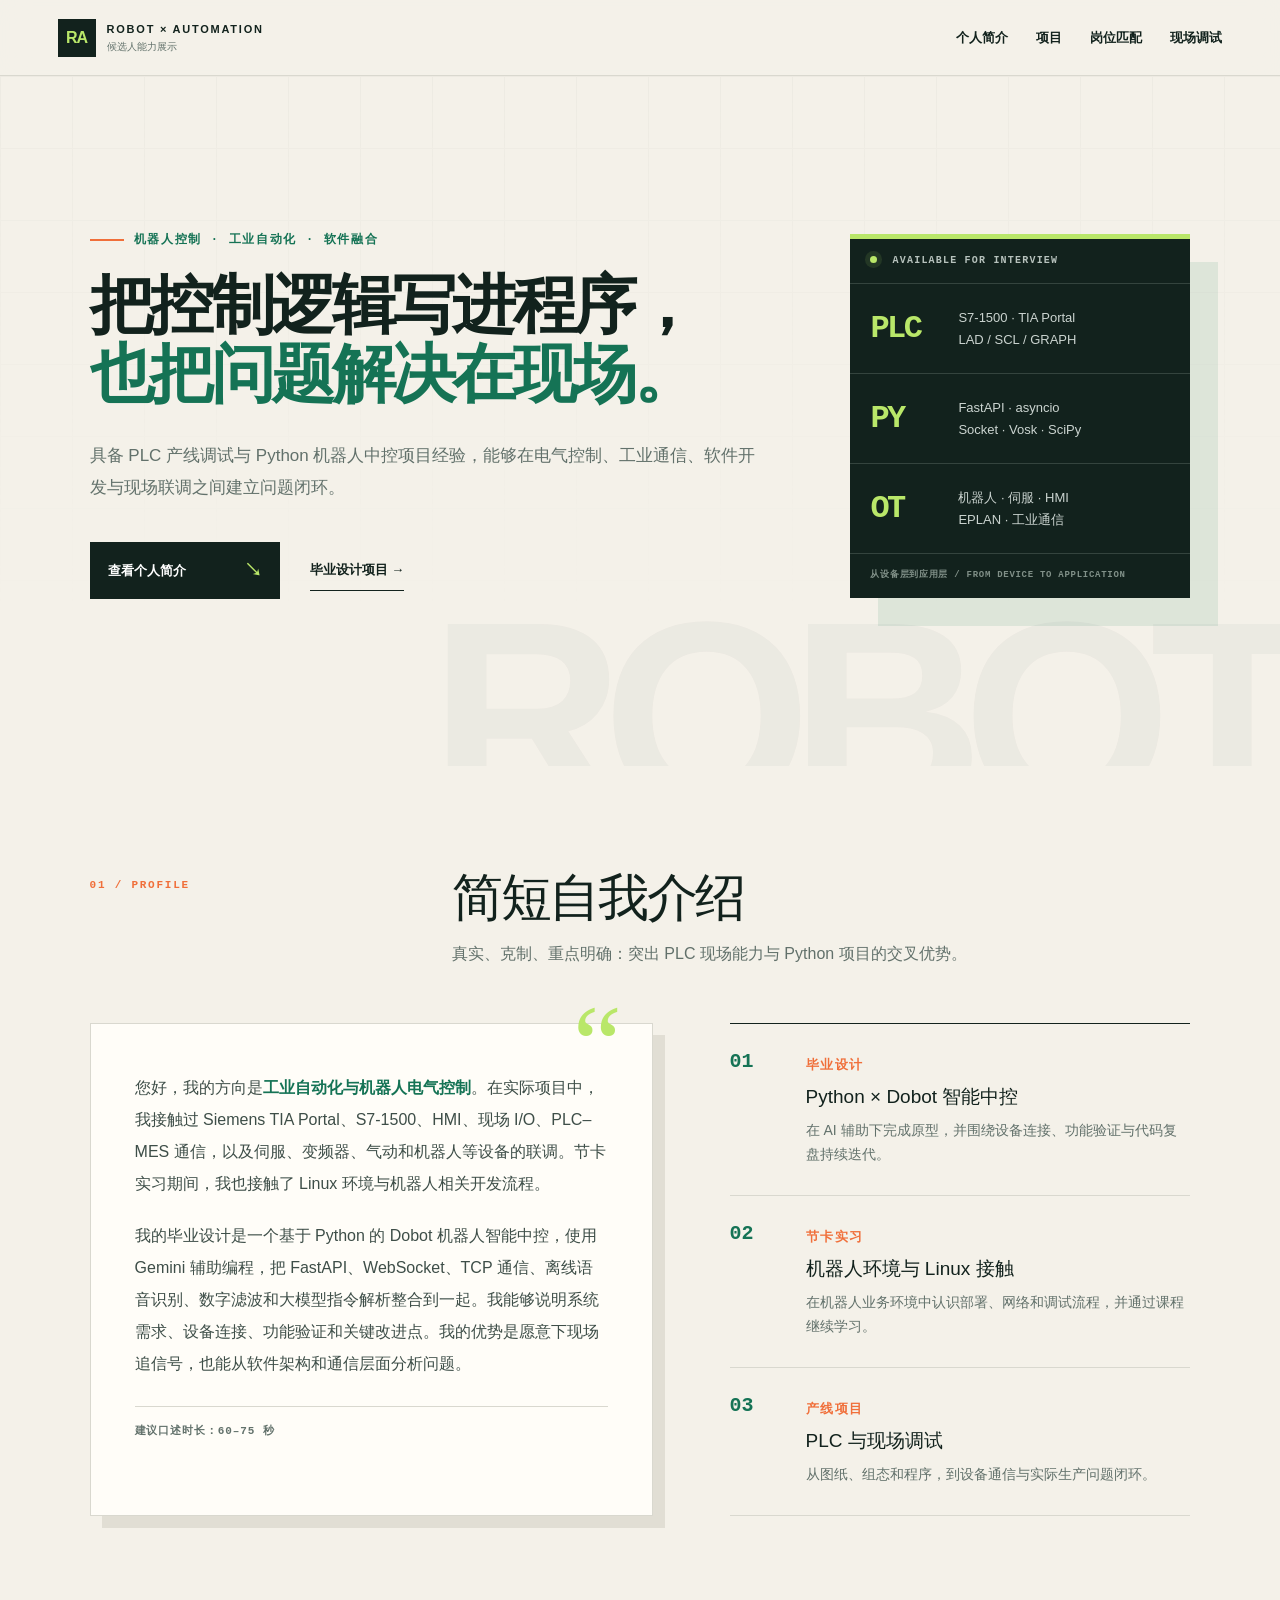
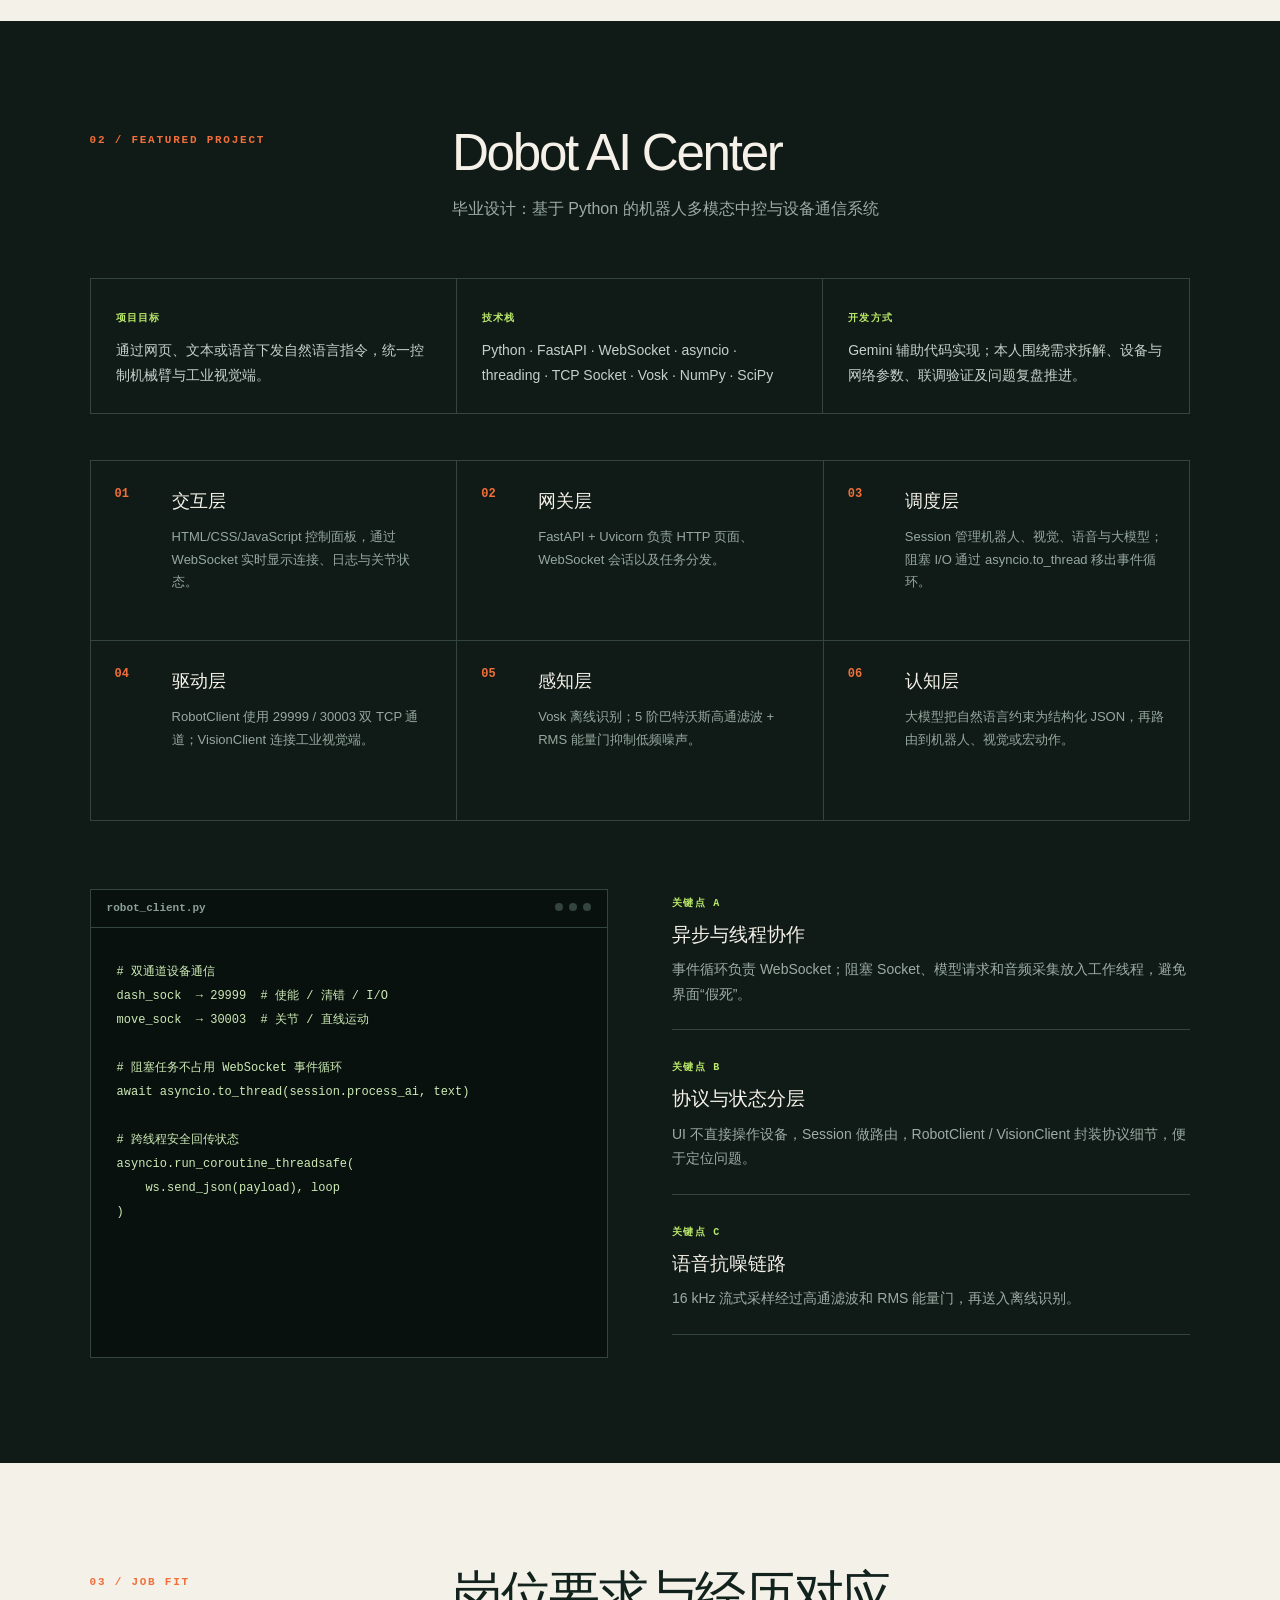
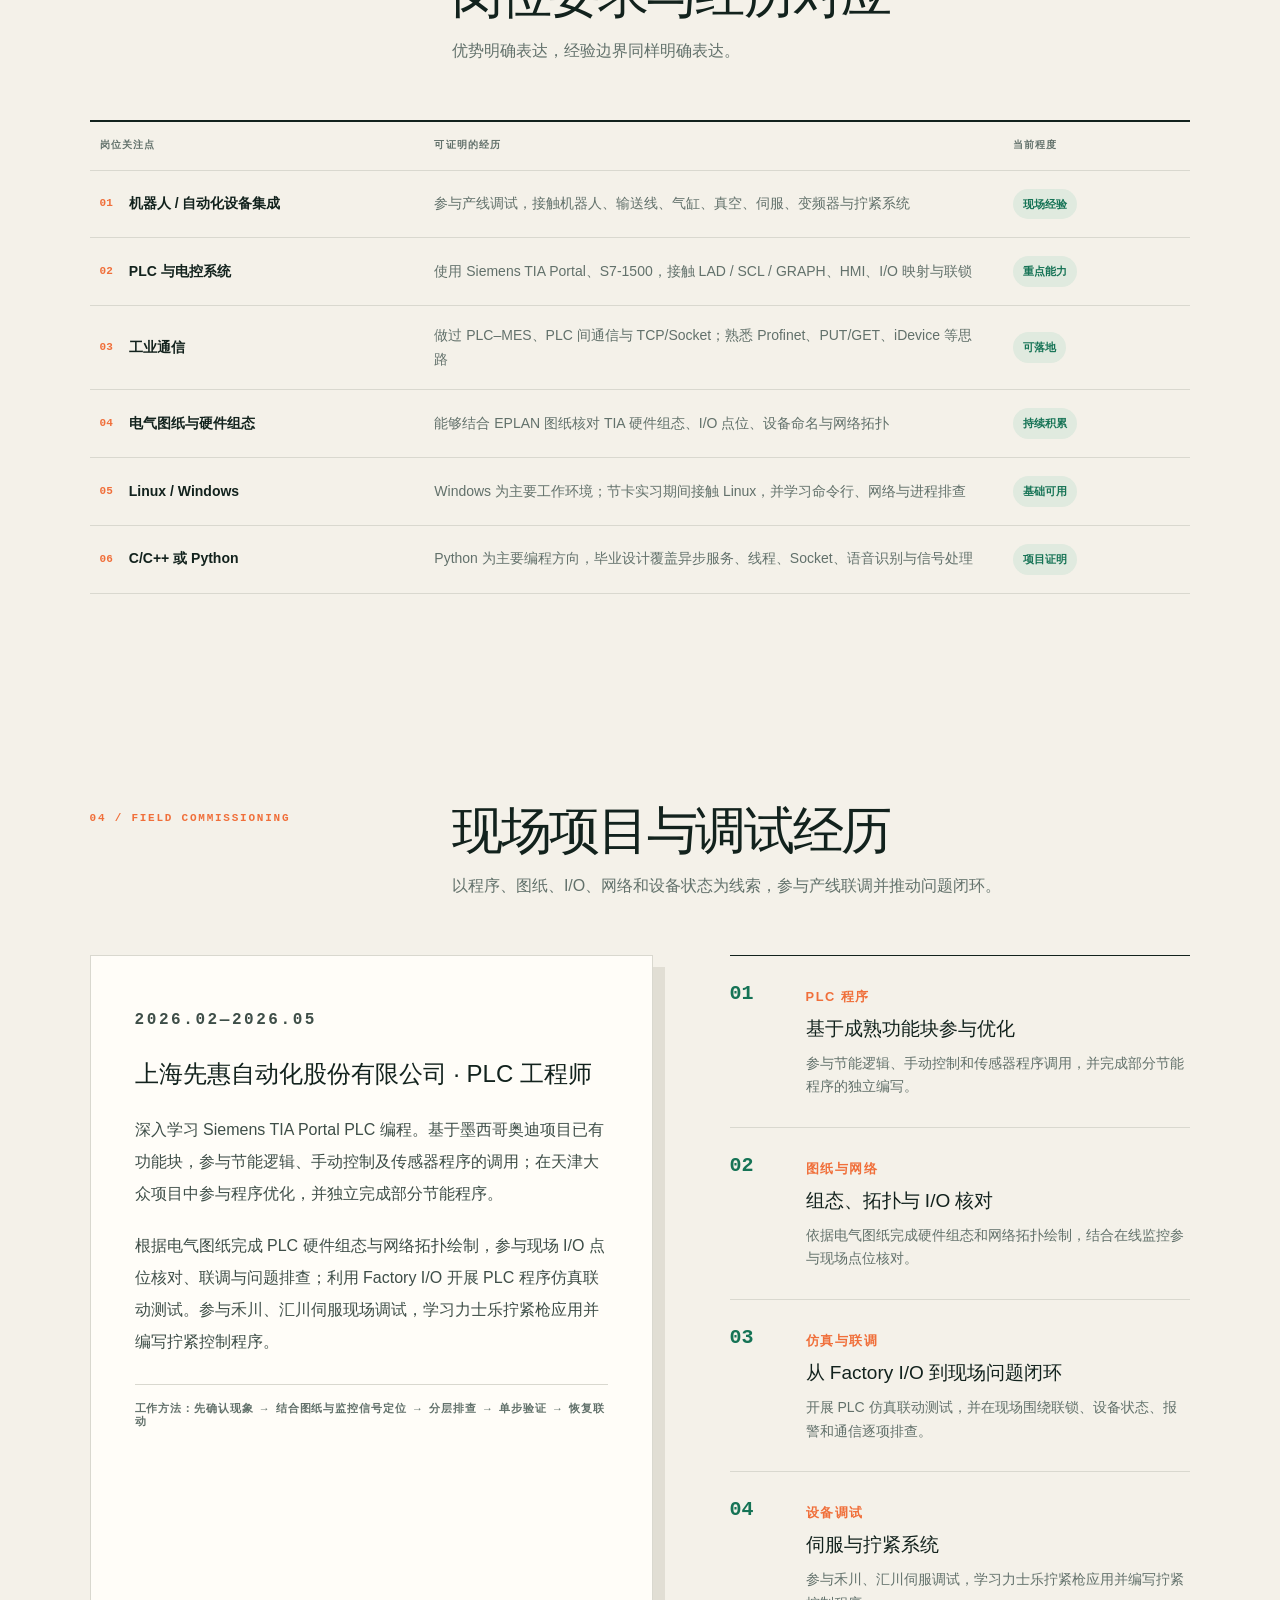
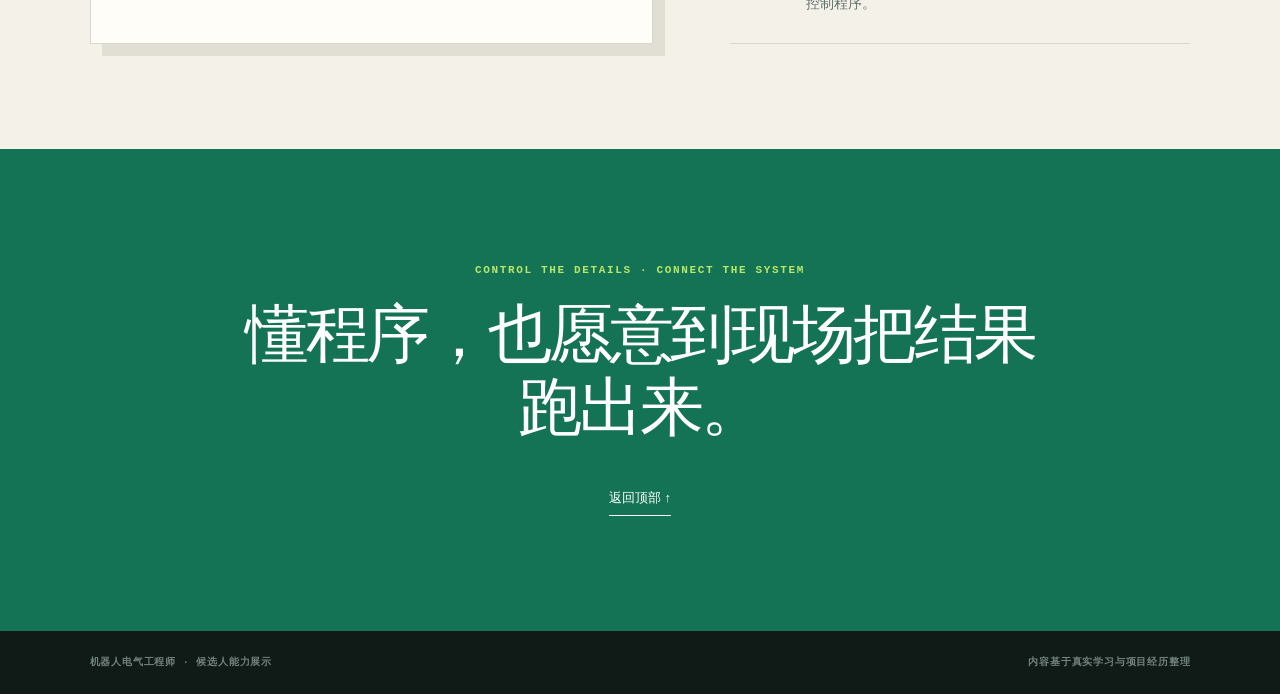
<file: index.html>
<!DOCTYPE html><html lang="zh-CN"><head><meta charSet="utf-8"/><meta name="viewport" content="width=device-width, initial-scale=1"/><title>机器人电气工程师 · 面试准备</title><meta name="description" content="机器人电气工程师候选人的 PLC、工业通信与 Python 机器人项目能力展示。"/><meta name="codex-preview" content="development"/>
<link rel="stylesheet" href="./style.css"><meta name="robots" content="index,follow"></head><body><main><header class="site-header"><a class="brand" href="#top"><span class="brand-mark">RA</span><span><strong>ROBOT × AUTOMATION</strong><small>候选人能力展示</small></span></a><nav class="top-nav"><a href="#profile">个人简介</a><a href="#project">项目</a><a href="#match">岗位匹配</a><a href="#field">现场调试</a></nav></header><section class="hero" id="top"><div class="hero-grid"></div><div class="hero-copy"><p class="hero-kicker"><span></span> 机器人控制 · 工业自动化 · 软件融合</p><h1>把控制逻辑写进程序，<br/><em>也把问题解决在现场。</em></h1><p class="hero-lead">具备 PLC 产线调试与 Python 机器人中控项目经验，能够在电气控制、工业通信、软件开发与现场联调之间建立问题闭环。</p><div class="hero-actions"><a class="primary-action" href="#profile">查看个人简介 <span>↘</span></a><a class="text-action" href="#project">毕业设计项目 <span>→</span></a></div></div><div class="hero-panel"><div class="signal"><span></span> AVAILABLE FOR INTERVIEW</div><div class="hero-stat"><strong>PLC</strong><span>S7-1500 · TIA Portal<br/>LAD / SCL / GRAPH</span></div><div class="hero-stat"><strong>PY</strong><span>FastAPI · asyncio<br/>Socket · Vosk · SciPy</span></div><div class="hero-stat"><strong>OT</strong><span>机器人 · 伺服 · HMI<br/>EPLAN · 工业通信</span></div><div class="panel-footer">从设备层到应用层 / FROM DEVICE TO APPLICATION</div></div></section><section class="section" id="profile"><div class="section-title"><p class="eyebrow">01 / PROFILE</p><h2>简短自我介绍</h2><p class="section-lead">真实、克制、重点明确：突出 PLC 现场能力与 Python 项目的交叉优势。</p></div><div class="profile-layout"><article class="intro-card"><div class="quote-mark">“</div><p>您好，我的方向是<strong>工业自动化与机器人电气控制</strong>。在实际项目中，我接触过 Siemens TIA Portal、S7-1500、HMI、现场 I/O、PLC–MES 通信，以及伺服、变频器、气动和机器人等设备的联调。节卡实习期间，我也接触了 Linux 环境与机器人相关开发流程。</p><p>我的毕业设计是一个基于 Python 的 Dobot 机器人智能中控，使用 Gemini 辅助编程，把 FastAPI、WebSocket、TCP 通信、离线语音识别、数字滤波和大模型指令解析整合到一起。我能够说明系统需求、设备连接、功能验证和关键改进点。我的优势是愿意下现场追信号，也能从软件架构和通信层面分析问题。</p><div class="intro-note">建议口述时长：60–75 秒</div></article><div class="timeline"><article><span>01</span><div><small>毕业设计</small><h3>Python × Dobot 智能中控</h3><p>在 AI 辅助下完成原型，并围绕设备连接、功能验证与代码复盘持续迭代。</p></div></article><article><span>02</span><div><small>节卡实习</small><h3>机器人环境与 Linux 接触</h3><p>在机器人业务环境中认识部署、网络和调试流程，并通过课程继续学习。</p></div></article><article><span>03</span><div><small>产线项目</small><h3>PLC 与现场调试</h3><p>从图纸、组态和程序，到设备通信与实际生产问题闭环。</p></div></article></div></div></section><section class="section dark-section" id="project"><div class="section-title"><p class="eyebrow">02 / FEATURED PROJECT</p><h2>Dobot AI Center</h2><p class="section-lead">毕业设计：基于 Python 的机器人多模态中控与设备通信系统</p></div><div class="project-summary"><div><small>项目目标</small><p>通过网页、文本或语音下发自然语言指令，统一控制机械臂与工业视觉端。</p></div><div><small>技术栈</small><p>Python · FastAPI · WebSocket · asyncio · threading · TCP Socket · Vosk · NumPy · SciPy</p></div><div><small>开发方式</small><p>Gemini 辅助代码实现；本人围绕需求拆解、设备与网络参数、联调验证及问题复盘推进。</p></div></div><div class="architecture"><article><span>01</span><div><h3>交互层</h3><p>HTML/CSS/JavaScript 控制面板，通过 WebSocket 实时显示连接、日志与关节状态。</p></div></article><article><span>02</span><div><h3>网关层</h3><p>FastAPI + Uvicorn 负责 HTTP 页面、WebSocket 会话以及任务分发。</p></div></article><article><span>03</span><div><h3>调度层</h3><p>Session 管理机器人、视觉、语音与大模型；阻塞 I/O 通过 asyncio.to_thread 移出事件循环。</p></div></article><article><span>04</span><div><h3>驱动层</h3><p>RobotClient 使用 29999 / 30003 双 TCP 通道；VisionClient 连接工业视觉端。</p></div></article><article><span>05</span><div><h3>感知层</h3><p>Vosk 离线识别；5 阶巴特沃斯高通滤波 + RMS 能量门抑制低频噪声。</p></div></article><article><span>06</span><div><h3>认知层</h3><p>大模型把自然语言约束为结构化 JSON，再路由到机器人、视觉或宏动作。</p></div></article></div><div class="project-deep-dive"><article class="code-card"><div class="code-top"><span>robot_client.py</span><i></i><i></i><i></i></div><pre><code># 双通道设备通信
dash_sock  → 29999  # 使能 / 清错 / I/O
move_sock  → 30003  # 关节 / 直线运动

# 阻塞任务不占用 WebSocket 事件循环
await asyncio.to_thread(session.process_ai, text)

# 跨线程安全回传状态
asyncio.run_coroutine_threadsafe(
    ws.send_json(payload), loop
)</code></pre></article><div class="deep-points"><article><span>关键点 A</span><h3>异步与线程协作</h3><p>事件循环负责 WebSocket；阻塞 Socket、模型请求和音频采集放入工作线程，避免界面“假死”。</p></article><article><span>关键点 B</span><h3>协议与状态分层</h3><p>UI 不直接操作设备，Session 做路由，RobotClient / VisionClient 封装协议细节，便于定位问题。</p></article><article><span>关键点 C</span><h3>语音抗噪链路</h3><p>16 kHz 流式采样经过高通滤波和 RMS 能量门，再送入离线识别。</p></article></div></div></section><section class="section" id="match"><div class="section-title"><p class="eyebrow">03 / JOB FIT</p><h2>岗位要求与经历对应</h2><p class="section-lead">优势明确表达，经验边界同样明确表达。</p></div><div class="match-table"><div class="match-head"><span>岗位关注点</span><span>可证明的经历</span><span>当前程度</span></div><div class="match-row"><span class="match-need"><i>01</i>机器人 / 自动化设备集成</span><span>参与产线调试，接触机器人、输送线、气缸、真空、伺服、变频器与拧紧系统</span><span><b>现场经验</b></span></div><div class="match-row"><span class="match-need"><i>02</i>PLC 与电控系统</span><span>使用 Siemens TIA Portal、S7-1500，接触 LAD / SCL / GRAPH、HMI、I/O 映射与联锁</span><span><b>重点能力</b></span></div><div class="match-row"><span class="match-need"><i>03</i>工业通信</span><span>做过 PLC–MES、PLC 间通信与 TCP/Socket；熟悉 Profinet、PUT/GET、iDevice 等思路</span><span><b>可落地</b></span></div><div class="match-row"><span class="match-need"><i>04</i>电气图纸与硬件组态</span><span>能够结合 EPLAN 图纸核对 TIA 硬件组态、I/O 点位、设备命名与网络拓扑</span><span><b>持续积累</b></span></div><div class="match-row"><span class="match-need"><i>05</i>Linux / Windows</span><span>Windows 为主要工作环境；节卡实习期间接触 Linux，并学习命令行、网络与进程排查</span><span><b>基础可用</b></span></div><div class="match-row"><span class="match-need"><i>06</i>C/C++ 或 Python</span><span>Python 为主要编程方向，毕业设计覆盖异步服务、线程、Socket、语音识别与信号处理</span><span><b>项目证明</b></span></div></div></section><section class="section" id="field"><div class="section-title"><p class="eyebrow">04 / FIELD COMMISSIONING</p><h2>现场项目与调试经历</h2><p class="section-lead">以程序、图纸、I/O、网络和设备状态为线索，参与产线联调并推动问题闭环。</p></div><div class="profile-layout"><article class="intro-card"><p class="eyebrow">2026.02—2026.05</p><h3 style="margin:12px 0 22px;font-size:24px">上海先惠自动化股份有限公司 · PLC 工程师</h3><p>深入学习 Siemens TIA Portal PLC 编程。基于墨西哥奥迪项目已有功能块，参与节能逻辑、手动控制及传感器程序的调用；在天津大众项目中参与程序优化，并独立完成部分节能程序。</p><p>根据电气图纸完成 PLC 硬件组态与网络拓扑绘制，参与现场 I/O 点位核对、联调与问题排查；利用 Factory I/O 开展 PLC 程序仿真联动测试。参与禾川、汇川伺服现场调试，学习力士乐拧紧枪应用并编写拧紧控制程序。</p><div class="intro-note">工作方法：先确认现象 → 结合图纸与监控信号定位 → 分层排查 → 单步验证 → 恢复联动</div></article><div class="timeline"><article><span>01</span><div><small>PLC 程序</small><h3>基于成熟功能块参与优化</h3><p>参与节能逻辑、手动控制和传感器程序调用，并完成部分节能程序的独立编写。</p></div></article><article><span>02</span><div><small>图纸与网络</small><h3>组态、拓扑与 I/O 核对</h3><p>依据电气图纸完成硬件组态和网络拓扑绘制，结合在线监控参与现场点位核对。</p></div></article><article><span>03</span><div><small>仿真与联调</small><h3>从 Factory I/O 到现场问题闭环</h3><p>开展 PLC 仿真联动测试，并在现场围绕联锁、设备状态、报警和通信逐项排查。</p></div></article><article><span>04</span><div><small>设备调试</small><h3>伺服与拧紧系统</h3><p>参与禾川、汇川伺服调试，学习力士乐拧紧枪应用并编写拧紧控制程序。</p></div></article></div></div></section><section class="closing"><p>CONTROL THE DETAILS · CONNECT THE SYSTEM</p><h2>懂程序，也愿意到现场把结果跑出来。</h2><a href="#top">返回顶部 ↑</a></section><footer><span>机器人电气工程师 · 候选人能力展示</span><span>内容基于真实学习与项目经历整理</span></footer></main></body></html>
</file>
<file: style.css>
/*! tailwindcss v4.2.1 | MIT License | https://tailwindcss.com */
@layer theme{:root,:host{--font-sans:ui-sans-serif, system-ui, sans-serif, "Apple Color Emoji", "Segoe UI Emoji", "Segoe UI Symbol", "Noto Color Emoji";--font-mono:ui-monospace, SFMono-Regular, Menlo, Monaco, Consolas, "Liberation Mono", "Courier New", monospace;--spacing:.25rem;--default-font-family:var(--font-sans);--default-mono-font-family:var(--font-mono)}}@layer base{*,:after,:before,::backdrop{box-sizing:border-box;border:0 solid;margin:0;padding:0}::file-selector-button{box-sizing:border-box;border:0 solid;margin:0;padding:0}html,:host{-webkit-text-size-adjust:100%;tab-size:4;line-height:1.5;font-family:var(--default-font-family,ui-sans-serif, system-ui, sans-serif, "Apple Color Emoji", "Segoe UI Emoji", "Segoe UI Symbol", "Noto Color Emoji");font-feature-settings:var(--default-font-feature-settings,normal);font-variation-settings:var(--default-font-variation-settings,normal);-webkit-tap-highlight-color:transparent}hr{height:0;color:inherit;border-top-width:1px}abbr:where([title]){-webkit-text-decoration:underline dotted;text-decoration:underline dotted}h1,h2,h3,h4,h5,h6{font-size:inherit;font-weight:inherit}a{color:inherit;-webkit-text-decoration:inherit;-webkit-text-decoration:inherit;-webkit-text-decoration:inherit;-webkit-text-decoration:inherit;text-decoration:inherit}b,strong{font-weight:bolder}code,kbd,samp,pre{font-family:var(--default-mono-font-family,ui-monospace, SFMono-Regular, Menlo, Monaco, Consolas, "Liberation Mono", "Courier New", monospace);font-feature-settings:var(--default-mono-font-feature-settings,normal);font-variation-settings:var(--default-mono-font-variation-settings,normal);font-size:1em}small{font-size:80%}sub,sup{vertical-align:baseline;font-size:75%;line-height:0;position:relative}sub{bottom:-.25em}sup{top:-.5em}table{text-indent:0;border-color:inherit;border-collapse:collapse}:-moz-focusring{outline:auto}progress{vertical-align:baseline}summary{display:list-item}ol,ul,menu{list-style:none}img,svg,video,canvas,audio,iframe,embed,object{vertical-align:middle;display:block}img,video{max-width:100%;height:auto}button,input,select,optgroup,textarea{font:inherit;font-feature-settings:inherit;font-variation-settings:inherit;letter-spacing:inherit;color:inherit;opacity:1;background-color:#0000;border-radius:0}::file-selector-button{font:inherit;font-feature-settings:inherit;font-variation-settings:inherit;letter-spacing:inherit;color:inherit;opacity:1;background-color:#0000;border-radius:0}:where(select:is([multiple],[size])) optgroup{font-weight:bolder}:where(select:is([multiple],[size])) optgroup option{padding-inline-start:20px}::file-selector-button{margin-inline-end:4px}::placeholder{opacity:1}@supports (not ((-webkit-appearance:-apple-pay-button))) or (contain-intrinsic-size:1px){::placeholder{color:currentColor}@supports (color:color-mix(in lab, red, red)){::placeholder{color:color-mix(in oklab, currentcolor 50%, transparent)}}}textarea{resize:vertical}::-webkit-search-decoration{-webkit-appearance:none}::-webkit-date-and-time-value{min-height:1lh;text-align:inherit}::-webkit-datetime-edit{display:inline-flex}::-webkit-datetime-edit-fields-wrapper{padding:0}::-webkit-datetime-edit{padding-block:0}::-webkit-datetime-edit-year-field{padding-block:0}::-webkit-datetime-edit-month-field{padding-block:0}::-webkit-datetime-edit-day-field{padding-block:0}::-webkit-datetime-edit-hour-field{padding-block:0}::-webkit-datetime-edit-minute-field{padding-block:0}::-webkit-datetime-edit-second-field{padding-block:0}::-webkit-datetime-edit-millisecond-field{padding-block:0}::-webkit-datetime-edit-meridiem-field{padding-block:0}::-webkit-calendar-picker-indicator{line-height:1}:-moz-ui-invalid{box-shadow:none}button,input:where([type=button],[type=reset],[type=submit]){appearance:button}::file-selector-button{appearance:button}::-webkit-inner-spin-button{height:auto}::-webkit-outer-spin-button{height:auto}[hidden]:where(:not([hidden=until-found])){display:none!important}}@layer components;@layer utilities{.visible{visibility:visible}.relative{position:relative}.start{inset-inline-start:var(--spacing)}.table{display:table}}:root{--ink:#12221d;--muted:#62716b;--paper:#f4f1e9;--white:#fffdf8;--line:#d9d8cf;--green:#157355;--lime:#b9e769;--orange:#f06f3a;--dark:#101b17}*{box-sizing:border-box}html{scroll-behavior:smooth}body{background:var(--paper);color:var(--ink);margin:0;font-family:Inter,Noto Sans SC,PingFang SC,Microsoft YaHei,sans-serif}button,a{font:inherit}a{color:inherit;text-decoration:none}::selection{background:var(--lime);color:var(--ink)}.site-header{z-index:50;border-bottom:1px solid var(--line);-webkit-backdrop-filter:blur(14px);backdrop-filter:blur(14px);background:#f4f1e9eb;justify-content:space-between;align-items:center;gap:24px;height:76px;padding:0 4.5vw;display:flex;position:sticky;top:0}.brand{align-items:center;gap:11px;min-width:260px;display:flex}.brand-mark{background:var(--ink);width:38px;height:38px;color:var(--lime);letter-spacing:-1px;place-items:center;font-weight:900;display:grid}.brand strong,.brand small{display:block}.brand strong{letter-spacing:.16em;font-size:11px}.brand small{color:var(--muted);margin-top:2px;font-size:10px}.top-nav{gap:28px;font-size:13px;font-weight:650;display:flex}.top-nav a{position:relative}.top-nav a:after{content:"";background:var(--green);height:2px;transition:all .25s;position:absolute;bottom:-8px;left:0;right:100%}.top-nav a:hover:after{right:0}.mode-switch{background:#e5e2d9;border-radius:999px;padding:4px;display:flex}.mode-switch button{color:var(--muted);cursor:pointer;background:0 0;border:0;border-radius:999px;padding:7px 12px;font-size:12px}.mode-switch button.active{background:var(--white);color:var(--ink);box-shadow:0 2px 8px #12221d14}.hero{grid-template-columns:minmax(0,1.35fr) minmax(340px,.65fr);align-items:center;gap:7vw;min-height:690px;padding:90px 7vw 100px;display:grid;position:relative;overflow:hidden}.hero:before{content:"ROBOT";color:#12221d09;letter-spacing:-.08em;font-size:21vw;font-weight:900;line-height:.75;position:absolute;bottom:-4vw;right:-1vw}.hero-grid{opacity:.24;pointer-events:none;background-image:linear-gradient(var(--line) 1px,transparent 1px),linear-gradient(90deg,var(--line) 1px,transparent 1px);background-size:72px 72px;position:absolute;inset:0;-webkit-mask-image:linear-gradient(#000,#0000 80%);mask-image:linear-gradient(#000,#0000 80%)}.hero-copy,.hero-panel{z-index:1;position:relative}.hero-kicker{letter-spacing:.14em;color:var(--green);align-items:center;gap:10px;margin:0 0 24px;font:700 12px/1.2 ui-monospace,monospace;display:flex}.hero-kicker span{background:var(--orange);width:34px;height:2px}.hero h1{letter-spacing:-.055em;margin:0;font-size:clamp(46px,5vw,68px);font-weight:850;line-height:1.08}.hero h1 em{color:var(--green);font-style:normal}.hero-lead{max-width:760px;color:var(--muted);margin:30px 0 0;font-size:17px;line-height:1.9}.hero-actions{align-items:center;gap:30px;margin-top:38px;display:flex}.primary-action{background:var(--ink);color:#fff;justify-content:space-between;align-items:center;min-width:190px;padding:15px 18px;font-size:13px;font-weight:700;display:flex}.primary-action span{color:var(--lime);font-size:18px}.text-action{border-bottom:1px solid var(--ink);padding:10px 0;font-size:13px;font-weight:700}.hero-panel{background:var(--ink);color:#fff;border-top:5px solid var(--lime);box-shadow:28px 28px #1573551a}.signal{letter-spacing:.12em;color:#b7c2bd;border-bottom:1px solid #34443e;padding:16px 20px;font:700 10px/1.2 ui-monospace,monospace}.signal span{background:var(--lime);border-radius:50%;width:7px;height:7px;margin-right:8px;display:inline-block;box-shadow:0 0 0 5px #b9e7691a}.hero-stat{border-bottom:1px solid #34443e;grid-template-columns:70px 1fr;align-items:center;gap:18px;padding:23px 20px;display:grid}.hero-stat strong{color:var(--lime);letter-spacing:-.08em;font:800 32px/1 ui-monospace,monospace}.hero-stat span{color:#cbd4d0;font-size:13px;line-height:1.65}.panel-footer{color:#809088;letter-spacing:.08em;padding:15px 20px;font:600 9px/1.5 ui-monospace,monospace}.section{padding:105px 7vw}.section-title{grid-template-columns:minmax(180px,.45fr) minmax(300px,1fr);gap:30px;margin-bottom:54px;display:grid}.eyebrow{letter-spacing:.16em;color:var(--orange);margin:8px 0 0;font:800 11px/1.2 ui-monospace,monospace}.section-title h2{letter-spacing:-.045em;grid-column:2;margin:0;font-size:clamp(34px,4vw,58px);line-height:1.05}.section-lead{max-width:700px;color:var(--muted);grid-column:2;margin:-15px 0 0;line-height:1.8}.profile-layout{grid-template-columns:1.1fr .9fr;gap:6vw;display:grid}.intro-card{background:var(--white);border:1px solid var(--line);padding:48px 44px 38px;position:relative;box-shadow:12px 12px #e1ded4}.intro-card p{color:#3e4e48;margin:0 0 20px;font-size:16px;line-height:2}.intro-card strong{color:var(--green)}.quote-mark{color:var(--lime);font-family:Georgia,serif;font-size:110px;line-height:1;position:absolute;top:-35px;right:30px}.intro-note{border-top:1px solid var(--line);color:var(--muted);letter-spacing:.08em;margin-top:26px;padding-top:18px;font:700 11px/1.2 ui-monospace,monospace}.timeline{border-top:1px solid var(--ink)}.timeline article{border-bottom:1px solid var(--line);grid-template-columns:54px 1fr;gap:22px;padding:28px 0;display:grid}.timeline article>span{color:var(--green);font:800 20px/1 ui-monospace,monospace}.timeline small{color:var(--orange);letter-spacing:.12em;font-weight:800}.timeline h3{margin:7px 0 8px;font-size:19px}.timeline p{color:var(--muted);margin:0;font-size:14px;line-height:1.7}.dark-section{background:var(--dark);color:#f5f1e8}.dark-section .section-lead{color:#9caca5}.project-summary{border:1px solid #34443e;grid-template-columns:repeat(3,1fr);margin-bottom:46px;display:grid}.project-summary div{border-right:1px solid #34443e;padding:25px}.project-summary div:last-child{border-right:0}.project-summary small,.deep-points span{color:var(--lime);letter-spacing:.13em;font:700 10px/1.2 ui-monospace,monospace}.project-summary p{color:#c6d0cb;margin:10px 0 0;font-size:14px;line-height:1.8}.architecture{border-top:1px solid #34443e;border-left:1px solid #34443e;grid-template-columns:repeat(3,1fr);display:grid}.architecture article{border-bottom:1px solid #34443e;border-right:1px solid #34443e;grid-template-columns:42px 1fr;gap:15px;min-height:180px;padding:27px 24px;display:grid}.architecture article>span{color:var(--orange);font:800 12px/1 ui-monospace,monospace}.architecture h3{margin:0 0 11px;font-size:18px}.architecture p{color:#96a8a0;margin:0;font-size:13px;line-height:1.75}.project-deep-dive{grid-template-columns:1fr 1fr;align-items:stretch;gap:5vw;margin-top:68px;display:grid}.code-card{background:#09110e;border:1px solid #34443e;min-width:0}.code-top{color:#8ba097;border-bottom:1px solid #34443e;padding:13px 16px;font:600 11px/1 ui-monospace,monospace}.code-top i{float:right;background:#34443e;border-radius:50%;width:8px;height:8px;margin-left:6px}.code-card pre{color:#cceab5;margin:0;padding:32px 26px;font:500 12px/2 ui-monospace,monospace;overflow-x:auto}.deep-points article{border-bottom:1px solid #34443e;margin-bottom:23px;padding:0 0 23px}.deep-points h3{margin:8px 0;font-size:19px}.deep-points p{color:#9caca5;margin:0;font-size:14px;line-height:1.75}.match-table{border-top:2px solid var(--ink)}.match-head,.match-row{border-bottom:1px solid var(--line);grid-template-columns:1fr 1.8fr .55fr;align-items:center;gap:30px;padding:18px 10px;display:grid}.match-head{color:var(--muted);letter-spacing:.12em;font:700 10px/1.2 ui-monospace,monospace}.match-row{font-size:14px;line-height:1.7}.match-need{align-items:center;gap:16px;font-weight:750;display:flex}.match-need i{color:var(--orange);font:700 11px/1 ui-monospace,monospace}.match-row>span:nth-child(2){color:var(--muted)}.match-row b{white-space:nowrap;color:var(--green);background:#e0eadf;border-radius:99px;padding:6px 10px;font-size:11px;display:inline-block}.honesty-grid{background:var(--line);border:1px solid var(--line);grid-template-columns:repeat(3,1fr);gap:1px;margin-top:54px;display:grid}.honesty-grid article{background:var(--white);padding:30px}.honesty-grid small{color:var(--orange);letter-spacing:.1em;font-weight:800}.honesty-grid h3{margin:12px 0 10px;font-size:20px}.honesty-grid p{color:var(--muted);margin:0;font-size:14px;line-height:1.8}.qa-section{background:#e8e5dc}.qa-list{max-width:1040px;margin-left:auto}.qa-list details{border-top:1px solid #bfc2b9}.qa-list details:last-child{border-bottom:1px solid #bfc2b9}.qa-list summary{cursor:pointer;grid-template-columns:52px 1fr 28px;align-items:center;gap:18px;padding:24px 5px;list-style:none;display:grid}.qa-list summary::-webkit-details-marker{display:none}.qa-list summary span{color:var(--orange);font:800 12px/1 ui-monospace,monospace}.qa-list summary strong{font-size:16px}.qa-list summary i{font-size:24px;font-style:normal;transition:all .2s}.qa-list details[open] summary i{color:var(--green);transform:rotate(45deg)}.qa-list details p{color:#4f6059;margin:-5px 45px 26px 75px;font-size:14px;line-height:1.9}.prep-zone{border-top:8px solid var(--orange);background:#efe4d7}.prep-alert{border-left:5px solid var(--orange);background:#fff8ef;grid-template-columns:190px 1fr;gap:28px;padding:24px 26px;display:grid}.prep-alert strong{color:#9a3e1b}.prep-alert p{color:#684e42;margin:0;line-height:1.8}.prep-alert code,.review-list code{background:#12221d12;padding:2px 5px;font-family:ui-monospace,monospace}.answer-grid{grid-template-columns:1fr 1fr;gap:20px;margin-top:25px;display:grid}.answer-grid article{background:var(--white);padding:28px}.answer-grid small{color:var(--green);letter-spacing:.1em;font-weight:800}.answer-grid p{color:var(--muted);margin:12px 0 0;line-height:1.9}.prep-heading{margin:56px 0 20px;font-size:22px}.linux-grid{grid-template-columns:repeat(3,1fr);gap:12px;display:grid}.linux-grid article{background:#ffffff8f;border:1px solid #d9cabc;padding:21px}.linux-grid strong{font-size:14px}.linux-grid p{color:#6e5b4e;margin:9px 0 0;font:500 12px/1.8 ui-monospace,monospace}.review-list{border-top:1px solid #c9b9aa}.review-list p{color:#614f44;border-bottom:1px solid #c9b9aa;grid-template-columns:42px 48px 1fr;gap:12px;margin:0;padding:17px 4px;line-height:1.7;display:grid}.review-list p>span{color:var(--orange);font:800 11px/1.7 ui-monospace,monospace}.reverse-questions{grid-template-columns:1fr 1fr;gap:12px;display:grid}.reverse-questions p{background:var(--ink);color:#dce5e0;margin:0;padding:20px;font-size:13px;line-height:1.7}.closing{text-align:center;background:var(--green);color:#fff;padding:115px 7vw}.closing p{color:var(--lime);letter-spacing:.15em;margin:0 0 20px;font:800 11px/1.2 ui-monospace,monospace}.closing h2{letter-spacing:-.05em;max-width:850px;margin:0 auto 35px;font-size:clamp(34px,5vw,66px);line-height:1.15}.closing a{border-bottom:1px solid #fff;padding:8px 0;font-size:13px;display:inline-block}footer{background:var(--dark);color:#72837b;letter-spacing:.08em;justify-content:space-between;padding:24px 7vw;font:600 10px/1.5 ui-monospace,monospace;display:flex}@media (width<=980px){.top-nav{display:none}.hero{grid-template-columns:1fr;padding-top:70px}.hero-panel{max-width:540px}.profile-layout,.project-deep-dive{grid-template-columns:1fr}.architecture{grid-template-columns:repeat(2,1fr)}.project-summary{grid-template-columns:1fr}.project-summary div{border-bottom:1px solid #34443e;border-right:0}.project-summary div:last-child{border-bottom:0}.linux-grid{grid-template-columns:repeat(2,1fr)}}@media (width<=680px){.site-header{height:66px;padding:0 18px}.brand{min-width:0}.brand>span:last-child{display:none}.mode-switch button{padding:7px 9px;font-size:11px}.hero{gap:55px;min-height:auto;padding:65px 22px 75px}.hero h1{font-size:44px}.hero-lead{font-size:15px}.hero-actions{flex-direction:column;align-items:flex-start;gap:12px}.hero-panel{width:100%;box-shadow:12px 12px #1573551a}.section{padding:76px 22px}.section-title{margin-bottom:38px;display:block}.section-title h2{margin-top:15px}.section-lead{margin-top:14px}.intro-card{padding:38px 25px 28px}.architecture{grid-template-columns:1fr}.architecture article{min-height:auto}.match-head{display:none}.match-row{grid-template-columns:1fr;gap:8px;padding:22px 4px}.honesty-grid,.answer-grid,.linux-grid,.reverse-questions{grid-template-columns:1fr}.qa-list summary{grid-template-columns:36px 1fr 24px;gap:9px}.qa-list details p{margin:-4px 18px 24px 45px}.prep-alert{grid-template-columns:1fr;gap:8px}.review-list p{display:block}.review-list p>span{margin-bottom:4px;display:block}footer{flex-direction:column;gap:6px}}@media print{.site-header,.hero-grid,.mode-switch,.closing a{display:none!important}.hero,.section{padding:42px 32px}.hero{min-height:auto}.dark-section{color-adjust:exact;-webkit-print-color-adjust:exact}details{break-inside:avoid}}
</file>
